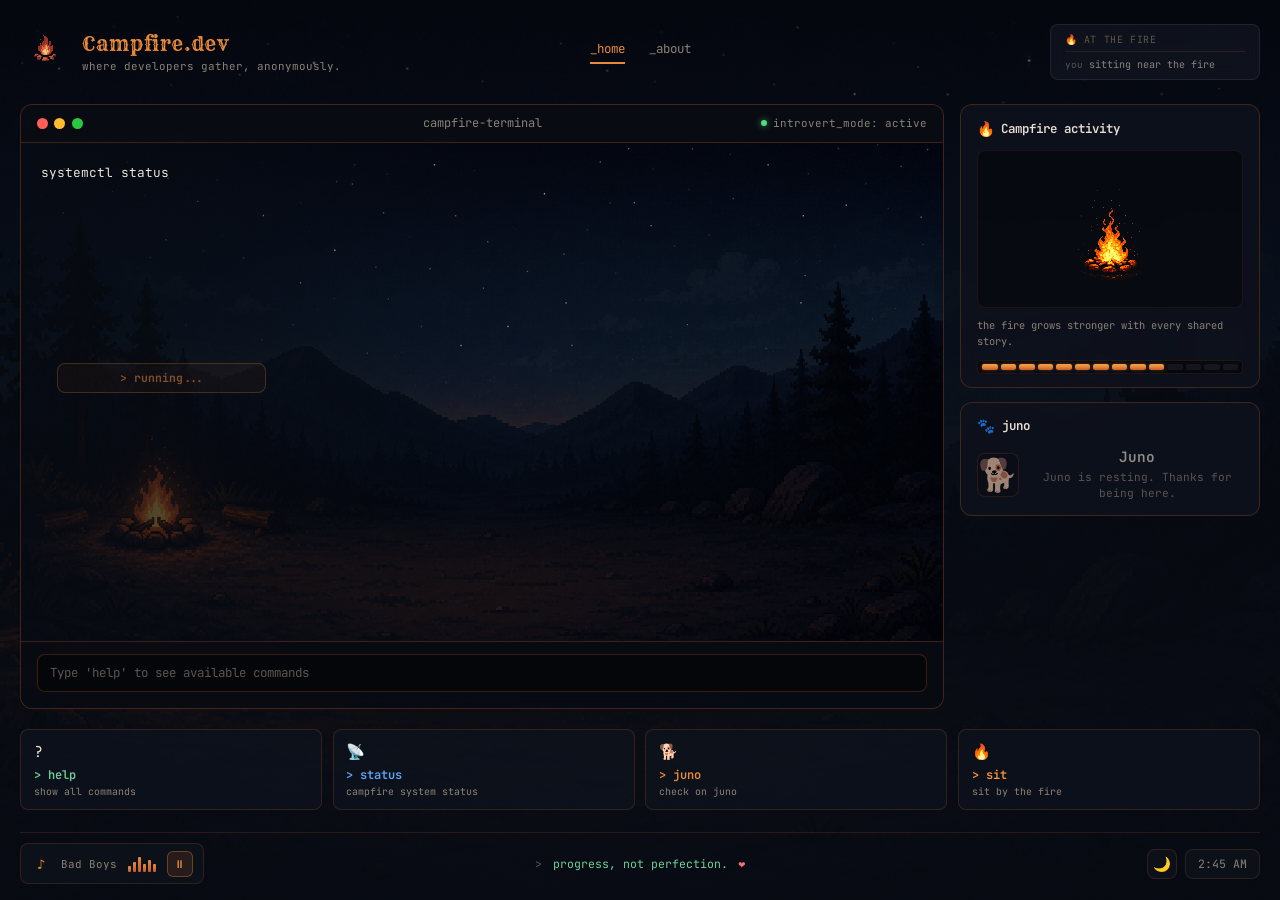
<file: index.html>
<!DOCTYPE html>
<html lang="en">

<head>
  <meta charset="UTF-8" />
  <meta name="viewport" content="width=device-width, initial-scale=1.0" />
  <title>Campfire.dev</title>
  <link rel="preconnect" href="https://fonts.googleapis.com" />
  <link rel="preconnect" href="https://fonts.gstatic.com" crossorigin />
  <link href="https://fonts.googleapis.com/css2?family=JetBrains+Mono:wght@400;500;600&family=Rye&display=swap"
    rel="stylesheet" />
  <link rel="stylesheet" href="css/styles.css?v=3" />
</head>

<body>
  <div class="app">
    <header class="header">
      <div class="brand">
        <img class="brand_logo" src="assets/images/firelogo.png" alt="" aria-hidden="true" />
        <div>
          <a class="brand_name" href="#">Campfire.dev</a>
          <p class="brand_tagline">where developers gather, anonymously.</p>
        </div>
      </div>

      <button class="nav-toggle" type="button" aria-expanded="false" aria-controls="site-nav"
        aria-label="Open navigation menu">
        <span class="nav-toggle_prompt">&gt; menu</span>
        <span class="nav-toggle_icon" aria-hidden="true">
          <span></span>
          <span></span>
          <span></span>
        </span>
      </button>

      <nav class="nav" id="site-nav" aria-label="Main">
        <div class="nav_panel">
          <p class="nav_panel-title">campfire-nav</p>
          <a class="nav_link nav_link--active" href="index.html">_home</a>
          <a class="nav_link" href="about.html">_about</a>
        </div>
      </nav>

      <div class="nav-backdrop" hidden aria-hidden="true"></div>

      <div class="header-logs" aria-label="Visitors">
        <div class="header-logs_label">🔥 at the fire</div>
        <ul class="header-logs_list">
          <li class="header-logs_entry" style="opacity:1;animation:none;">
            <span class="header-logs_time">you</span>sitting near the fire
          </li>
        </ul>
      </div>
    </header>

    <main class="main">
      <section class="terminal panel" aria-label="Campfire terminal">
        <div class="terminal_titlebar">
          <div class="window-controls" aria-hidden="true">
            <span class="window-controls_btn window-controls_btn--close"></span>
            <span class="window-controls_btn window-controls_btn--min"></span>
            <span class="window-controls_btn window-controls_btn--max"></span>
          </div>
          <span class="terminal_title">campfire-terminal</span>
          <div class="terminal_mode">
            <span class="status-dot status-dot--sm"></span>
            introvert_mode: active
          </div>
        </div>

        <div class="terminal_body">
          <div class="terminal_scene" aria-hidden="true">
            <!-- <div class="terminal_scene-visual">
              <img
                class="terminal_scene-img"
                src="assets/images/sitting_campfire.png"
                alt=""
              />
            </div> -->
          </div>
          <div class="terminal_output" id="terminal-output" aria-live="polite"></div>
          <button class="terminal_run" id="terminal-run" type="button">&gt; continue</button>
        </div>

        <div class="terminal_input-row">
          <input class="terminal_input" type="text" placeholder="Type 'help' to see available commands"
            aria-label="Terminal command input" />
        </div>
      </section>

      <aside class="sidebar">
        <div class="panel panel--activity">
          <div class="panel_header panel_header--activity">
            <span class="panel_icon" aria-hidden="true">🔥</span>
            <!-- <img
              class="activity-header_logo"
              src="assets/images/firelogo.png"
              alt=""
              width="18"
              height="18"
              aria-hidden="true"
            /> -->
            <h2 class="panel_title">Campfire activity</h2>
          </div>
          <div class="activity-visual">
            <img class="activity-fire_logo" src="assets/images/campfirelogo.png" alt="" aria-hidden="true" />
          </div>
          <p class="panel_caption">the fire grows stronger with every shared story.</p>
          <div class="activity-bar" role="progressbar" aria-valuenow="10" aria-valuemin="0" aria-valuemax="14"
            aria-label="Campfire activity">
            <span class="activity-bar_seg activity-bar_seg--on"></span>
            <span class="activity-bar_seg activity-bar_seg--on"></span>
            <span class="activity-bar_seg activity-bar_seg--on"></span>
            <span class="activity-bar_seg activity-bar_seg--on"></span>
            <span class="activity-bar_seg activity-bar_seg--on"></span>
            <span class="activity-bar_seg activity-bar_seg--on"></span>
            <span class="activity-bar_seg activity-bar_seg--on"></span>
            <span class="activity-bar_seg activity-bar_seg--on"></span>
            <span class="activity-bar_seg activity-bar_seg--on"></span>
            <span class="activity-bar_seg activity-bar_seg--on"></span>
            <span class="activity-bar_seg"></span>
            <span class="activity-bar_seg"></span>
            <span class="activity-bar_seg"></span>
            <span class="activity-bar_seg"></span>
          </div>
        </div>


        <div class="panel panel--juno">
          <div class="panel_header">
            <span class="panel_icon" aria-hidden="true">🐾</span>
            <h2 class="panel_title">juno</h2>
          </div>
          <button class="juno-button" id="juno-button" type="button" disabled>
            <div class="juno">
              <div class="juno_avatar" aria-hidden="true">🐕</div>
              <div>
                <p class="juno_name">Juno</p>
                <p class="juno_status" id="juno-status">Juno is resting. Thanks for being here.</p>
              </div>
            </div>
          </button>
        </div>
      </aside>
    </main>

    <!-- Juno Terminal Modal -->
    <div class="juno-modal" id="juno-modal" hidden>
      <div class="juno-modal_overlay"></div>
      <div class="juno-modal_content">
        <div class="juno-terminal">
          <div class="terminal_titlebar">
            <div class="window-controls" aria-hidden="true">
              <span class="window-controls_btn window-controls_btn--close"></span>
              <span class="window-controls_btn window-controls_btn--min"></span>
              <span class="window-controls_btn window-controls_btn--max"></span>
            </div>
            <span class="terminal_title">JunoOS v1.0</span>
            <div class="terminal_mode">
              <span class="status-dot status-dot--sm"></span>
              friendship_mode: active
            </div>
          </div>

          <div class="terminal_body">
            <div class="juno-terminal_output" id="juno-output" aria-live="polite"></div>
            <div class="juno-actions" id="juno-actions"></div>
          </div>
        </div>
        <button class="juno-modal_close" id="juno-modal-close" type="button" aria-label="Close Juno terminal">✕</button>
      </div>
    </div>

    <!-- Command Output Popup -->
    <div class="cmd-popup" id="cmd-popup" hidden>
      <div class="cmd-popup_overlay" id="cmd-popup-overlay"></div>
      <div class="cmd-popup_content">
        <div class="juno-terminal">
          <div class="terminal_titlebar">
            <div class="window-controls" aria-hidden="true">
              <span class="window-controls_btn window-controls_btn--close"></span>
              <span class="window-controls_btn window-controls_btn--min"></span>
              <span class="window-controls_btn window-controls_btn--max"></span>
            </div>
            <span class="terminal_title" id="cmd-popup-title">campfire-terminal</span>
            <div class="terminal_mode">
              <span class="status-dot status-dot--sm"></span>
              output: ready
            </div>
          </div>
          <div class="terminal_body" style="min-height:0;">
            <div class="juno-terminal_output" id="cmd-popup-output" aria-live="polite"></div>
          </div>
          <div class="juno-actions"
            style="padding:0.75rem 1.25rem;border-top:1px solid var(--panel-border);background:rgba(0,0,0,.2);">
            <button class="juno-action-btn" id="cmd-popup-close" type="button">[ Close ]</button>
          </div>
        </div>
      </div>
    </div>

    <section class="actions" aria-label="Quick actions">
      <button class="action-card action-card--green" id="cmd-help" type="button">
        <span class="action-card_icon" aria-hidden="true">?</span>
        <span class="action-card_cmd">&gt; help</span>
        <span class="action-card_desc">show all commands</span>
      </button>
      <button class="action-card action-card--blue" id="cmd-status" type="button">
        <span class="action-card_icon" aria-hidden="true">📡</span>
        <span class="action-card_cmd">&gt; status</span>
        <span class="action-card_desc">campfire system status</span>
      </button>
      <button class="action-card action-card--amber" id="cmd-juno" type="button">
        <span class="action-card_icon" aria-hidden="true">🐕</span>
        <span class="action-card_cmd">&gt; juno</span>
        <span class="action-card_desc">check on juno</span>
      </button>
      <button class="action-card action-card--orange" id="cmd-sit" type="button">
        <span class="action-card_icon" aria-hidden="true">🔥</span>
        <span class="action-card_cmd">&gt; sit</span>
        <span class="action-card_desc">sit by the fire</span>
      </button>
    </section>

    <footer class="footer">
      <div class="footer_player">
        <span class="footer_note" aria-hidden="true">♪</span>
        <span class="footer_player-label">Bad Boys</span>
        <span class="footer_visualizer" aria-hidden="true">
          <span></span><span></span><span></span><span></span><span></span><span></span>
        </span>
        <button class="footer_pause" type="button" aria-label="Pause music">
          <span aria-hidden="true">⏸</span>
        </button>
      </div>

      <p class="footer_quote">
        <span class="footer_quote-prompt">&gt;</span> progress, not perfection.
        <span class="footer_heart" aria-hidden="true">❤</span>
      </p>

      <div class="footer_clock">
        <span class="footer_moon" aria-hidden="true">🌙</span>
        <time class="footer_time" id="clock">11:47 PM</time>
      </div>
    </footer>
  </div>

  <script src="js/main.js"></script>
</body>

</html>
</file>
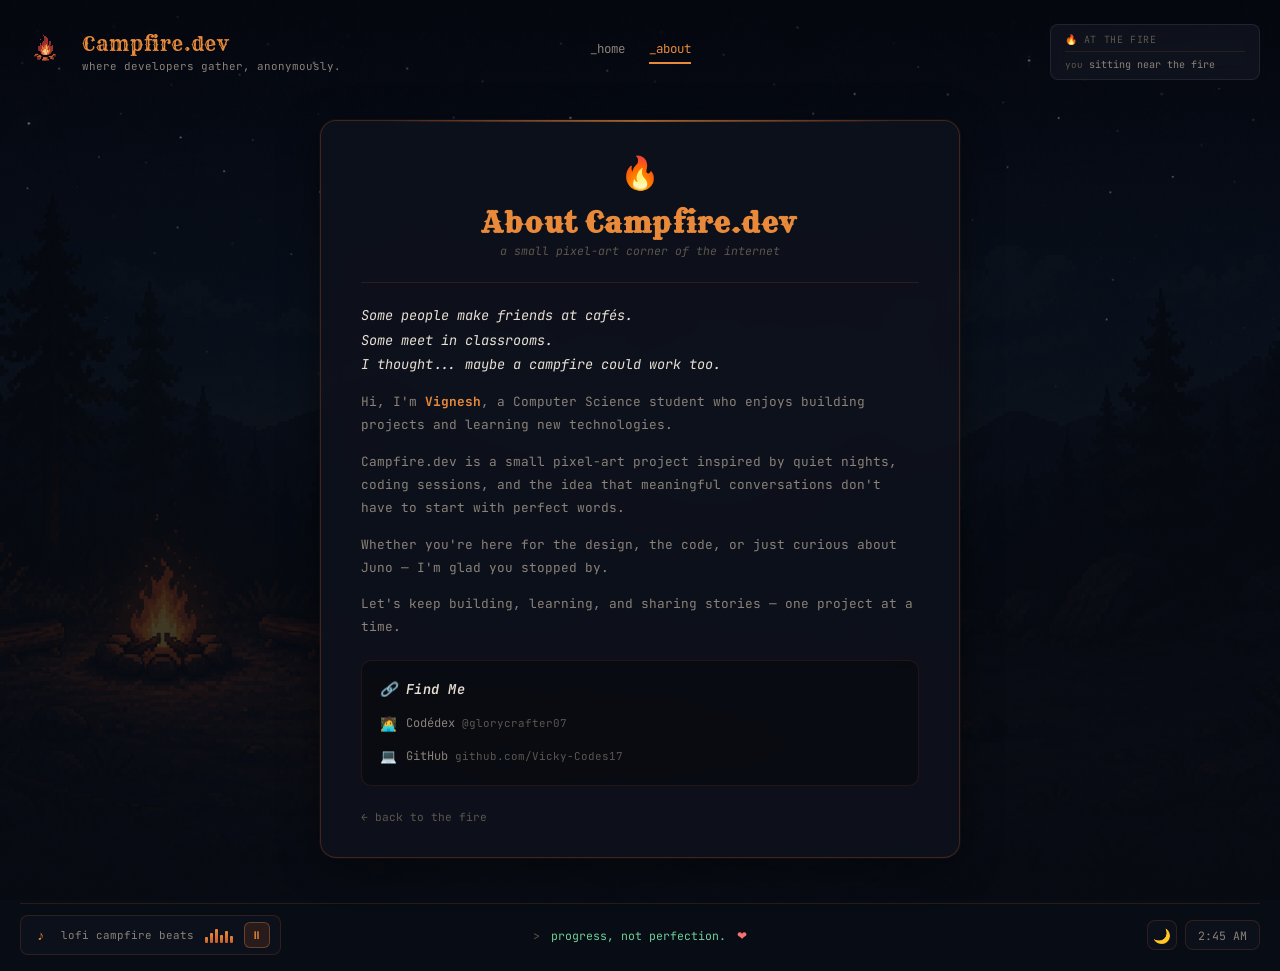
<file: about.html>
<!DOCTYPE html>
<html lang="en">

<head>
  <meta charset="UTF-8" />
  <meta name="viewport" content="width=device-width, initial-scale=1.0" />
  <title>About — Campfire.dev</title>
  <meta name="description" content="The story behind Campfire.dev, a cozy pixel-art project by Vignesh." />
  <link rel="preconnect" href="https://fonts.googleapis.com" />
  <link rel="preconnect" href="https://fonts.gstatic.com" crossorigin />
  <link href="https://fonts.googleapis.com/css2?family=JetBrains+Mono:wght@400;500;600&family=Rye&display=swap"
    rel="stylesheet" />
  <link rel="stylesheet" href="css/styles.css?v=3" />
  <style>
    /* ── About page overrides ── */
    .about-main {
      display: flex;
      align-items: center;
      justify-content: center;
      padding: 1rem 0 1.5rem;
    }

    .story-card {
      position: relative;
      width: 100%;
      max-width: 640px;
      background: rgba(14, 18, 28, 0.88);
      border: 1px solid rgba(196, 92, 42, 0.28);
      border-radius: 16px;
      backdrop-filter: blur(12px);
      padding: 2.25rem 2.5rem 2rem;
      box-shadow: 0 8px 40px rgba(0, 0, 0, 0.45), 0 0 0 1px rgba(232, 138, 58, 0.06);
      animation: card-rise 0.6s ease both;
    }

    @keyframes card-rise {
      from { opacity: 0; transform: translateY(18px); }
      to   { opacity: 1; transform: translateY(0); }
    }

    /* fire glow top edge */
    .story-card::before {
      content: "";
      position: absolute;
      top: -1px;
      left: 10%;
      right: 10%;
      height: 2px;
      background: linear-gradient(to right, transparent, var(--ember-glow), transparent);
      border-radius: 2px;
      opacity: 0.6;
    }

    .story-card_fire {
      font-size: 2rem;
      text-align: center;
      margin-bottom: 1rem;
      line-height: 1;
      animation: flicker 2.5s ease-in-out infinite alternate;
    }

    @keyframes flicker {
      0%   { filter: drop-shadow(0 0 6px rgba(232,138,58,0.7)); }
      100% { filter: drop-shadow(0 0 14px rgba(232,138,58,1)); }
    }

    .story-card_title {
      font-family: var(--font-display);
      font-size: clamp(1.3rem, 4vw, 1.75rem);
      color: var(--ember-glow);
      text-align: center;
      letter-spacing: 0.04em;
      margin-bottom: 0.2rem;
    }

    .story-card_sub {
      text-align: center;
      font-size: 0.72rem;
      color: var(--text-dim);
      margin-bottom: 1.5rem;
      font-style: italic;
    }

    .story-card_divider {
      border: none;
      border-top: 1px solid rgba(196, 92, 42, 0.18);
      margin: 1.25rem 0;
    }

    .story-card_body {
      font-size: 0.8rem;
      color: var(--text-muted);
      line-height: 1.8;
      display: flex;
      flex-direction: column;
      gap: 0.85rem;
    }

    .story-card_body p:first-child {
      font-size: 0.85rem;
      color: var(--text);
      font-style: italic;
    }

    .story-card_links {
      margin-top: 0.5rem;
      padding: 1rem 1.1rem;
      background: rgba(0, 0, 0, 0.3);
      border: 1px solid rgba(196, 92, 42, 0.15);
      border-radius: 10px;
      display: flex;
      flex-direction: column;
      gap: 0.5rem;
    }

    .story-card_links-title {
      font-size: 0.7rem;
      font-weight: 600;
      color: var(--ember-glow);
      margin-bottom: 0.15rem;
      letter-spacing: 0.04em;
    }

    .story-card_link {
      display: flex;
      align-items: center;
      gap: 0.6rem;
      font-size: 0.75rem;
      color: var(--text-muted);
      text-decoration: none;
      transition: color 0.2s;
    }

    .story-card_link:hover { color: var(--ember-glow); }

    .story-card_link-icon { font-size: 0.85rem; flex-shrink: 0; }

    .story-card_link-label { color: var(--text-dim); font-size: 0.68rem; }

    .story-card_back {
      display: inline-flex;
      align-items: center;
      gap: 0.4rem;
      margin-top: 1.5rem;
      font-size: 0.7rem;
      color: var(--text-dim);
      text-decoration: none;
      transition: color 0.2s;
    }

    .story-card_back:hover { color: var(--ember-glow); }
  </style>
</head>

<body>
  <div class="app">
    <header class="header">
      <div class="brand">
        <img class="brand_logo" src="assets/images/firelogo.png" alt="" aria-hidden="true" />
        <div>
          <a class="brand_name" href="index.html">Campfire.dev</a>
          <p class="brand_tagline">where developers gather, anonymously.</p>
        </div>
      </div>

      <nav class="nav" id="site-nav" aria-label="Main">
        <div class="nav_panel">
          <p class="nav_panel-title">campfire-nav</p>
          <a class="nav_link" href="index.html">_home</a>
          <a class="nav_link nav_link--active" href="about.html">_about</a>
        </div>
      </nav>

      <div class="nav-backdrop" hidden aria-hidden="true"></div>

      <div class="header-logs" aria-label="Visitors">
        <div class="header-logs_label">🔥 at the fire</div>
        <ul class="header-logs_list">
          <li class="header-logs_entry" style="opacity:1;animation:none;">
            <span class="header-logs_time">you</span>sitting near the fire
          </li>
        </ul>
      </div>
    </header>

    <main class="main about-main" aria-label="About Campfire.dev">
      <article class="story-card">
        <div class="story-card_fire" aria-hidden="true">🔥</div>

        <h1 class="story-card_title">About Campfire.dev</h1>
        <p class="story-card_sub">a small pixel-art corner of the internet</p>

        <hr class="story-card_divider" />

        <div class="story-card_body">
          <p>Some people make friends at cafés.<br>
            Some meet in classrooms.<br>
            I thought... maybe a campfire could work too.</p>

          <p>Hi, I'm <strong style="color:var(--ember-glow)">Vignesh</strong>, a Computer Science student who enjoys
            building projects and learning new technologies.</p>

          <p>Campfire.dev is a small pixel-art project inspired by quiet nights, coding sessions, and the idea that
            meaningful conversations don't have to start with perfect words.</p>

          <p>Whether you're here for the design, the code, or just curious about Juno — I'm glad you stopped by.</p>

          <p>Let's keep building, learning, and sharing stories — one project at a time.</p>

          <div class="story-card_links">
            <p class="story-card_links-title">🔗 Find Me</p>
            <a class="story-card_link" href="https://www.codedex.io/@glorycrafter07" target="_blank"
              rel="noopener noreferrer">
              <span class="story-card_link-icon">🧑‍💻</span>
              <span>
                Codédex
                <span class="story-card_link-label">@glorycrafter07</span>
              </span>
            </a>
            <a class="story-card_link" href="https://github.com/Vicky-Codes17" target="_blank"
              rel="noopener noreferrer">
              <span class="story-card_link-icon">💻</span>
              <span>
                GitHub
                <span class="story-card_link-label">github.com/Vicky-Codes17</span>
              </span>
            </a>
          </div>
        </div>

        <a class="story-card_back" href="index.html">← back to the fire</a>
      </article>
    </main>

    <footer class="footer">
      <div class="footer_player">
        <span class="footer_note" aria-hidden="true">♪</span>
        <span class="footer_player-label">lofi campfire beats</span>
        <span class="footer_visualizer" aria-hidden="true">
          <span></span><span></span><span></span><span></span><span></span><span></span>
        </span>
        <button class="footer_pause" type="button" aria-label="Pause music">
          <span aria-hidden="true">⏸</span>
        </button>
      </div>
      <p class="footer_quote">
        <span class="footer_quote-prompt">&gt;</span> progress, not perfection.
        <span class="footer_heart" aria-hidden="true">❤</span>
      </p>
      <div class="footer_clock">
        <span class="footer_moon" aria-hidden="true">🌙</span>
        <time class="footer_time" id="clock">11:47 PM</time>
      </div>
    </footer>
  </div>

  <script>
    function updateClock() {
      const el = document.getElementById("clock");
      if (!el) return;
      const now = new Date();
      el.textContent = now.toLocaleTimeString("en-US", { hour: "numeric", minute: "2-digit", hour12: true });
    }
    updateClock();
    setInterval(updateClock, 30000);
  </script>
</body>

</html>
</file>
<file: css/styles.css>
:root {
  --bg: #080c14;
  --panel: rgba(14, 18, 28, 0.88);
  --panel-border: rgba(196, 92, 42, 0.28);
  --panel-border-hover: rgba(232, 138, 58, 0.45);
  --text: #e8e0d4;
  --text-muted: #8a8278;
  --text-dim: #5c564e;
  --ember: #c45c2a;
  --ember-glow: #e88a3a;
  --terminal-green: #6fcf97;
  --terminal-warm: #e8a85c;
  --radius: 12px;
  --radius-sm: 8px;
  --font-mono: "JetBrains Mono", ui-monospace, monospace;
  --font-sans: system-ui, -apple-system, "Segoe UI", sans-serif;
  --font-display: "Rye", serif;
  --header-h: 72px;
  --footer-h: 52px;
  --scene-w: clamp(240px, 46%, 480px);
  --scene-h: clamp(220px, 88%, 400px);
  --activity-logo-w: clamp(180px, 100%, 233px);
  --activity-logo-h: clamp(108px, 24vw, 140px);
  --brand-logo: clamp(36px, 5vw, 52px);
}

*,
*::before,
*::after {
  box-sizing: border-box;
  margin: 0;
  padding: 0;
}

html,
body {
  min-height: 100%;
}

body {
  font-family: var(--font-mono);
  font-size: 0.8rem;
  color: var(--text);
  background: var(--bg) url("../assets/images/Campfire_BG.png") center / cover no-repeat fixed;
}

button {
  font: inherit;
  color: inherit;
  cursor: pointer;
  border: none;
  background: none;
}

a {
  color: inherit;
  text-decoration: none;
}

.app {
  min-height: 100vh;
  display: flex;
  flex-direction: column;
  padding: 1rem 1.25rem 0.75rem;
  gap: 1rem;
  background: linear-gradient(to bottom,
      rgba(8, 12, 20, 0.55) 0%,
      rgba(8, 12, 20, 0.72) 40%,
      rgba(8, 12, 20, 0.85) 100%);
}

/* ── Header ── */
.header {
  display: grid;
  grid-template-columns: 1fr auto 1fr;
  align-items: center;
  gap: 1rem;
  min-height: var(--header-h);
}

.brand {
  display: flex;
  align-items: center;
  gap: 0.65rem;
}

.brand_logo {
  width: var(--brand-logo);
  height: var(--brand-logo);
  object-fit: contain;
  flex-shrink: 0;
  image-rendering: pixelated;
  image-rendering: crisp-edges;
}

.brand_name {
  display: block;
  font-family: var(--font-display);
  font-size: 1.25rem;
  letter-spacing: 0.02em;
  color: var(--ember-glow);
}

.brand_tagline {
  font-size: 0.68rem;
  color: var(--text-muted);
  margin-top: 0.15rem;
}

.nav {
  display: flex;
  align-items: center;
  justify-content: center;
  gap: 1.5rem;
}

.nav_panel {
  display: contents;
}

.nav_panel-title {
  display: none;
}

.nav-toggle {
  display: none;
  align-items: center;
  gap: 0.5rem;
  padding: 0.45rem 0.7rem;
  font-family: var(--font-mono);
  font-size: 0.72rem;
  color: var(--ember-glow);
  background: rgba(14, 18, 28, 0.92);
  border: 1px solid var(--panel-border);
  border-radius: var(--radius-sm);
  transition: border-color 0.2s, background 0.2s;
}

.nav-toggle:hover {
  border-color: var(--panel-border-hover);
  background: rgba(20, 24, 34, 0.95);
}

.nav-toggle_prompt {
  letter-spacing: 0.02em;
}

.nav-toggle_icon {
  display: flex;
  flex-direction: column;
  justify-content: center;
  gap: 4px;
  width: 16px;
}

.nav-toggle_icon span {
  display: block;
  height: 2px;
  background: var(--ember-glow);
  border-radius: 1px;
  transition: transform 0.2s, opacity 0.2s;
}

.nav-toggle[aria-expanded="true"] .nav-toggle_icon span:nth-child(1) {
  transform: translateY(6px) rotate(45deg);
}

.nav-toggle[aria-expanded="true"] .nav-toggle_icon span:nth-child(2) {
  opacity: 0;
}

.nav-toggle[aria-expanded="true"] .nav-toggle_icon span:nth-child(3) {
  transform: translateY(-6px) rotate(-45deg);
}

.nav-backdrop {
  display: none;
  position: fixed;
  inset: 0;
  z-index: 150;
  background: rgba(4, 6, 10, 0.72);
  backdrop-filter: blur(3px);
}

.nav-backdrop.is-visible {
  display: block;
}

.nav_link {
  font-size: 0.78rem;
  color: var(--text-muted);
  padding-bottom: 0.35rem;
  border-bottom: 2px solid transparent;
  transition: color 0.2s, border-color 0.2s;
}

.nav_link:hover {
  color: var(--text);
}

.nav_link--active {
  color: var(--ember-glow);
  border-bottom-color: var(--ember-glow);
}

.header-status {
  position: relative;
  justify-self: end;
  display: flex;
  align-items: center;
  gap: 0.65rem;
  padding: 0.55rem 1rem 0.55rem 0.75rem;
  min-width: 200px;
  background: rgba(18, 22, 32, 0.75);
  border: 1px solid rgba(255, 255, 255, 0.08);
  border-radius: var(--radius-sm);
  backdrop-filter: blur(10px);
}

.header-status_icon {
  display: flex;
  align-items: center;
  justify-content: center;
  flex-shrink: 0;
}

.header-status_text {
  display: flex;
  flex-direction: column;
  gap: 0.1rem;
  line-height: 1.2;
}

.header-status_count {
  font-family: var(--font-sans);
  font-size: 0.82rem;
  font-weight: 600;
  color: #f0ebe3;
  letter-spacing: 0.01em;
}

.header-status_label {
  font-family: var(--font-sans);
  font-size: 0.68rem;
  color: var(--text-muted);
}

.header-status_dot {
  position: absolute;
  top: 0.45rem;
  right: 0.5rem;
  width: 7px;
  height: 7px;
  border-radius: 50%;
  background: #4ade80;
  box-shadow: 0 0 6px rgba(74, 222, 128, 0.7);
}

/* ── Header activity log ── */
.header-logs {
  justify-self: end;
  display: flex;
  flex-direction: column;
  gap: 0.3rem;
  padding: 0.5rem 0.85rem;
  min-width: 210px;
  max-width: 260px;
  background: rgba(18, 22, 32, 0.75);
  border: 1px solid rgba(255, 255, 255, 0.08);
  border-radius: var(--radius-sm);
  backdrop-filter: blur(10px);
}

.header-logs_label {
  font-size: 0.62rem;
  color: var(--text-dim);
  letter-spacing: 0.06em;
  text-transform: uppercase;
  border-bottom: 1px solid rgba(196, 92, 42, 0.15);
  padding-bottom: 0.3rem;
  margin-bottom: 0.1rem;
}

.header-logs_list {
  list-style: none;
  display: flex;
  flex-direction: column;
  gap: 0.18rem;
}

.header-logs_entry {
  display: flex;
  align-items: baseline;
  gap: 0.4rem;
  font-size: 0.63rem;
  color: var(--text-muted);
  line-height: 1.3;
  opacity: 0;
  animation: log-fadein 0.4s ease forwards;
}

.header-logs_entry--new {
  color: var(--terminal-green);
}

.header-logs_time {
  flex-shrink: 0;
  color: var(--text-dim);
  font-size: 0.58rem;
}

@keyframes log-fadein {
  from { opacity: 0; transform: translateY(3px); }
  to   { opacity: 1; transform: translateY(0); }
}



.status-dot {
  width: 7px;
  height: 7px;
  border-radius: 50%;
  background: #4ade80;
  box-shadow: 0 0 6px rgba(74, 222, 128, 0.7);
  flex-shrink: 0;
}

.status-dot--sm {
  width: 6px;
  height: 6px;
}

/* ── Main layout ── */
.main {
  flex: 1;
  display: grid;
  grid-template-columns: minmax(0, 1fr) 300px;
  gap: 1rem;
  min-height: 0;
}

.panel {
  background: var(--panel);
  border: 1px solid var(--panel-border);
  border-radius: var(--radius);
  backdrop-filter: blur(8px);
}

/* ── Terminal ── */
.terminal {
  display: flex;
  flex-direction: column;
  min-height: 380px;
  overflow: hidden;
}

.terminal_titlebar {
  display: grid;
  grid-template-columns: 1fr auto 1fr;
  align-items: center;
  padding: 0.65rem 1rem;
  border-bottom: 1px solid var(--panel-border);
  background: rgba(0, 0, 0, 0.25);
}

.window-controls {
  display: flex;
  gap: 0.4rem;
}

.window-controls_btn {
  width: 11px;
  height: 11px;
  border-radius: 50%;
}

.window-controls_btn--close {
  background: #ff5f57;
}

.window-controls_btn--min {
  background: #febc2e;
}

.window-controls_btn--max {
  background: #28c840;
}

.terminal_title {
  font-size: 0.75rem;
  color: var(--text-muted);
  text-align: center;
}

.terminal_mode {
  justify-self: end;
  display: flex;
  align-items: center;
  gap: 0.4rem;
  font-size: 0.68rem;
  color: var(--text-muted);
}

.terminal_body {
  position: relative;
  flex: 1;
  min-height: 300px;
  overflow: hidden;
}

.terminal_scene {
  position: absolute;
  inset: 0;
  background:
    linear-gradient(to right, rgba(8, 12, 20, 0.82) 0%, rgba(8, 12, 20, 0.45) 45%, rgba(8, 12, 20, 0.15) 100%),
    url("../assets/images/Campfire_BG.png") center right / cover no-repeat;
}

.terminal_scene-visual {
  position: absolute;
  right: 0;
  bottom: 0;
  width: var(--scene-w);
  height: var(--scene-h);
  max-width: 52%;
  max-height: 92%;
  pointer-events: none;
}

.terminal_scene-visual::before {
  content: "";
  position: absolute;
  inset: -10% -6% -4% -28%;
  background: radial-gradient(
    ellipse 72% 82% at 74% 88%,
    rgba(8, 12, 20, 0.5) 0%,
    rgba(8, 12, 20, 0.28) 40%,
    rgba(8, 12, 20, 0.1) 62%,
    transparent 82%
  );
  filter: blur(16px);
  z-index: 0;
}

.terminal_scene-visual::after {
  content: "";
  position: absolute;
  inset: -4% -2% 0 -18%;
  background: radial-gradient(
    ellipse 85% 90% at 78% 90%,
    transparent 42%,
    rgba(6, 10, 18, 0.2) 58%,
    rgba(6, 10, 18, 0.55) 75%,
    rgba(6, 10, 18, 0.82) 92%
  );
  filter: blur(8px);
  z-index: 2;
  pointer-events: none;
}

.terminal_scene-img {
  position: relative;
  z-index: 1;
  height: 100%;
  width: auto;
  max-width: 100%;
  object-fit: contain;
  object-position: right bottom;
  pointer-events: none;
  mask-image: radial-gradient(
    ellipse 90% 94% at 80% 90%,
    black 50%,
    rgba(0, 0, 0, 0.88) 65%,
    rgba(0, 0, 0, 0.5) 80%,
    transparent 100%
  );
  -webkit-mask-image: radial-gradient(
    ellipse 90% 94% at 80% 90%,
    black 50%,
    rgba(0, 0, 0, 0.88) 65%,
    rgba(0, 0, 0, 0.5) 80%,
    transparent 100%
  );
}

.terminal_output {
  position: relative;
  z-index: 1;
  max-width: 58%;
  padding: 1.25rem 1.25rem 0.5rem;
  display: flex;
  flex-direction: column;
  gap: 0.3rem;
  line-height: 1.55;
  min-height: 220px;
  overflow-y: auto;
}

.terminal_run {
  position: relative;
  z-index: 1;
  align-self: flex-start;
  margin: 0 0 0.75rem 2.25rem;
  padding: 0.4rem 3.85rem;
  font-family: var(--font-mono);
  font-size: 0.72rem;
  font-weight: 600;
  color: var(--terminal-green);
  background: rgba(111, 207, 151, 0.08);
  border: 1px solid rgba(111, 207, 151, 0.35);
  border-radius: var(--radius-sm);
  transition: background 0.2s, border-color 0.2s, opacity 0.2s;
  display: inline-block;
}

#terminal-run-alt {
  margin-left: 0.75rem;
}

#terminal-run-alt:hover:not(:disabled) {
  background: rgba(111, 207, 151, 0.16);
  border-color: rgba(111, 207, 151, 0.55);
}

#terminal-run-alt:disabled {
  opacity: 0.55;
  cursor: not-allowed;
}

.terminal_run:hover:not(:disabled) {
  background: rgba(111, 207, 151, 0.16);
  border-color: rgba(111, 207, 151, 0.55);
}

.terminal_run:disabled {
  opacity: 0.55;
  cursor: not-allowed;
}

.terminal_run.is-running {
  color: var(--ember-glow);
  border-color: rgba(232, 138, 58, 0.45);
  background: rgba(196, 92, 42, 0.1);
}

.terminal_output p {
  white-space: pre-wrap;
  word-break: break-word;
}

.t-dim {
  color: var(--text-dim);
}

.t-success {
  color: var(--terminal-green);
}

.t-error {
  color: #ff6b6b;
}

.t-comment {
  color: var(--text-muted);
}

.t-indent {
  padding-left: 0.5rem;
}

.t-arrow {
  color: var(--terminal-warm);
}

.cursor {
  color: var(--terminal-green);
  animation: blink 1s step-end infinite;
}

@keyframes blink {
  50% {
    opacity: 0;
  }
}

.terminal_input-row {
  padding: 0.75rem 1rem 1rem;
  border-top: 1px solid var(--panel-border);
  background: rgba(0, 0, 0, 0.35);
}

.terminal_input {
  width: 100%;
  padding: 0.6rem 0.75rem;
  font-family: var(--font-mono);
  font-size: 0.78rem;
  color: var(--text);
  background: rgba(0, 0, 0, 0.4);
  border: 1px solid var(--panel-border);
  border-radius: var(--radius-sm);
  outline: none;
}

.terminal_input::placeholder {
  color: var(--text-dim);
}

.terminal_input:focus {
  border-color: var(--panel-border-hover);
}

/* ── Sidebar ── */
.sidebar {
  display: flex;
  flex-direction: column;
  gap: 0.85rem;
}

.panel_header {
  display: flex;
  align-items: center;
  gap: 0.45rem;
  margin-bottom: 0.75rem;
}

.panel_icon {
  font-size: 0.9rem;
}

.panel_title {
  font-size: 0.78rem;
  font-weight: 600;
  color: var(--text);
}

.panel--activity,
.panel--confessions,
.panel--juno {
  padding: 0.85rem 1rem;
}

.panel_header--activity {
  gap: 0.35rem;
}

.activity-header_logo {
  width: 18px;
  height: 18px;
  object-fit: contain;
  image-rendering: pixelated;
  image-rendering: crisp-edges;
  flex-shrink: 0;
}

.activity-visual {
  display: flex;
  align-items: center;
  justify-content: center;
  margin: 0.5rem 0 0.65rem;
  padding: 0.5rem 0.35rem;
  min-height: clamp(120px, 28vw, 156px);
  background: rgba(0, 0, 0, 0.35);
  border: 1px solid rgba(196, 92, 42, 0.12);
  border-radius: var(--radius-sm);
  overflow: hidden;
}

.activity-fire_logo {
  display: block;
  width: var(--activity-logo-w);
  height: auto;
  max-height: var(--activity-logo-h);
  flex-shrink: 0;
  object-fit: contain;
  image-rendering: pixelated;
  image-rendering: crisp-edges;
}

.panel_caption {
  font-size: 0.65rem;
  color: var(--text-muted);
  line-height: 1.5;
  margin-bottom: 0.65rem;
}

.activity-bar {
  display: flex;
  align-items: stretch;
  gap: 3px;
  height: 14px;
  padding: 3px 4px;
  background: rgba(0, 0, 0, 0.45);
  border: 1px solid rgba(196, 92, 42, 0.15);
  border-radius: 4px;
}

.activity-bar_seg {
  flex: 1;
  min-width: 0;
  border-radius: 2px;
  background: rgba(255, 255, 255, 0.06);
}

.activity-bar_seg--on {
  background: linear-gradient(to bottom,
      #f0a050 0%,
      var(--ember-glow) 45%,
      var(--ember) 100%);
  box-shadow: 0 0 4px rgba(232, 138, 58, 0.35);
}

.confession-list {
  list-style: none;
  display: flex;
  flex-direction: column;
  gap: 0.75rem;
}

.confession_meta {
  display: flex;
  align-items: center;
  gap: 0.4rem;
  margin-bottom: 0.2rem;
}

.confession_user {
  font-size: 0.72rem;
  color: var(--ember-glow);
}

.confession_time {
  font-size: 0.62rem;
  color: var(--text-dim);
}

.confession_dot {
  width: 6px;
  height: 6px;
  border-radius: 50%;
  margin-left: auto;
}

.confession_dot--green {
  background: #4ade80;
}

.confession_dot--orange {
  background: var(--ember-glow);
}

.confession_dot--blue {
  background: #60a5fa;
}

.confession_text {
  font-size: 0.68rem;
  color: var(--text-muted);
  line-height: 1.45;
}

.panel_link {
  display: inline-block;
  margin-top: 0.65rem;
  font-size: 0.68rem;
  color: var(--ember-glow);
}

.panel_link:hover {
  text-decoration: underline;
}

.juno {
  display: flex;
  align-items: center;
  gap: 0.75rem;
}

.juno_avatar {
  width: 44px;
  height: 44px;
  display: flex;
  align-items: center;
  justify-content: center;
  font-size: 1.5rem;
  background: rgba(0, 0, 0, 0.25);
  border: 1px solid var(--panel-border);
  border-radius: var(--radius-sm);
}

.juno_name {
  font-size: 0.75rem;
  font-weight: 600;
  margin-bottom: 0.15rem;
}

.juno_status {
  font-size: 0.65rem;
  color: var(--text-muted);
  line-height: 1.4;
}

/* ── Action row ── */
.actions {
  display: grid;
  grid-template-columns: repeat(4, 1fr);
  gap: 0.65rem;
  margin-top: 0.25rem;
}

.action-card {
  display: flex;
  flex-direction: column;
  align-items: flex-start;
  gap: 0.15rem;
  padding: 0.7rem 0.8rem;
  background: rgba(14, 18, 28, 0.92);
  border: 1px solid rgba(196, 92, 42, 0.22);
  border-radius: var(--radius-sm);
  text-align: left;
  transition: border-color 0.2s, transform 0.15s;
}

.action-card:hover {
  border-color: var(--panel-border-hover);
  transform: translateY(-2px);
}

.action-card_icon {
  font-size: 0.95rem;
  margin-bottom: 0.15rem;
}

.action-card_cmd {
  font-size: 0.75rem;
  font-weight: 600;
}

.action-card_desc {
  font-size: 0.62rem;
  color: var(--text-muted);
}

.action-card--green .action-card_cmd {
  color: #6fcf97;
}

.action-card--red .action-card_cmd {
  color: #f87171;
}

.action-card--orange .action-card_cmd {
  color: #fb923c;
}

.action-card--amber .action-card_cmd {
  color: var(--ember-glow);
}

.action-card--purple .action-card_cmd {
  color: #c084fc;
}

.action-card--blue .action-card_cmd {
  color: #60a5fa;
}

/* ── Footer ── */
.footer {
  display: grid;
  grid-template-columns: 1fr auto 1fr;
  align-items: center;
  gap: 1.25rem;
  margin-top: 0.35rem;
  padding: 0.65rem 0 0.25rem;
  border-top: 1px solid rgba(196, 92, 42, 0.18);
}

.footer_player {
  justify-self: start;
  display: inline-flex;
  align-items: center;
  gap: 0.55rem;
  padding: 0.4rem 0.65rem 0.4rem 0.55rem;
  background: rgba(14, 18, 28, 0.85);
  border: 1px solid rgba(196, 92, 42, 0.2);
  border-radius: var(--radius-sm);
}

.footer_note {
  display: flex;
  align-items: center;
  justify-content: center;
  width: 22px;
  height: 22px;
  font-size: 0.85rem;
  color: var(--ember-glow);
}

.footer_player-label {
  font-size: 0.68rem;
  color: var(--text-muted);
  white-space: nowrap;
}

.footer_visualizer {
  display: flex;
  align-items: flex-end;
  gap: 2px;
  height: 16px;
  padding: 0 0.15rem;
}

.footer_visualizer span {
  width: 3px;
  background: linear-gradient(to top, var(--ember), var(--ember-glow));
  border-radius: 1px;
  animation: viz 0.75s ease-in-out infinite alternate;
}

.footer_visualizer span:nth-child(1) {
  height: 35%;
  animation-delay: 0s;
}

.footer_visualizer span:nth-child(2) {
  height: 60%;
  animation-delay: 0.08s;
}

.footer_visualizer span:nth-child(3) {
  height: 90%;
  animation-delay: 0.16s;
}

.footer_visualizer span:nth-child(4) {
  height: 50%;
  animation-delay: 0.24s;
}

.footer_visualizer span:nth-child(5) {
  height: 75%;
  animation-delay: 0.32s;
}

.footer_visualizer span:nth-child(6) {
  height: 45%;
  animation-delay: 0.4s;
}

@keyframes viz {
  from {
    transform: scaleY(0.45);
    opacity: 0.7;
  }

  to {
    transform: scaleY(1);
    opacity: 1;
  }
}

.footer_pause {
  display: flex;
  align-items: center;
  justify-content: center;
  width: 26px;
  height: 26px;
  font-size: 0.7rem;
  color: var(--ember-glow);
  background: rgba(196, 92, 42, 0.15);
  border: 1px solid rgba(232, 138, 58, 0.35);
  border-radius: 6px;
  transition: background 0.2s;
}

.footer_pause:hover {
  background: rgba(196, 92, 42, 0.28);
}

.footer_quote {
  font-size: 0.72rem;
  color: var(--terminal-green);
  text-align: center;
  white-space: nowrap;
}

.footer_quote-prompt {
  color: var(--text-dim);
  margin-right: 0.25rem;
}

.footer_heart {
  color: #f87171;
  margin-left: 0.2rem;
}

.footer_clock {
  justify-self: end;
  display: inline-flex;
  align-items: center;
  gap: 0.5rem;
}

.footer_moon {
  display: flex;
  align-items: center;
  justify-content: center;
  width: 30px;
  height: 30px;
  font-size: 0.9rem;
  background: rgba(14, 18, 28, 0.85);
  border: 1px solid rgba(196, 92, 42, 0.2);
  border-radius: var(--radius-sm);
}

.footer_time {
  display: inline-flex;
  align-items: center;
  padding: 0.4rem 0.75rem;
  font-size: 0.72rem;
  color: var(--text-muted);
  background: rgba(14, 18, 28, 0.85);
  border: 1px solid rgba(196, 92, 42, 0.2);
  border-radius: var(--radius-sm);
}

/* ── Responsive ── */
@media (min-width: 1400px) {
  :root {
    --scene-w: clamp(320px, 44%, 540px);
    --scene-h: clamp(280px, 90%, 440px);
  }

  .main {
    grid-template-columns: minmax(0, 1fr) 320px;
  }
}

@media (max-width: 1100px) {
  .header {
    grid-template-columns: 1fr auto;
    grid-template-areas:
      "brand status"
      "toggle toggle";
    gap: 0.75rem 1rem;
  }

  .brand {
    grid-area: brand;
    justify-content: flex-start;
    text-align: left;
  }

  .header-status {
    grid-area: status;
    justify-self: end;
    min-width: 0;
  }

  .nav-toggle {
    display: inline-flex;
    grid-area: toggle;
    justify-self: end;
  }

  .nav {
    position: fixed;
    top: 0;
    right: 0;
    z-index: 200;
    width: min(300px, 88vw);
    height: 100vh;
    align-items: stretch;
    justify-content: flex-start;
    padding: 0;
    transform: translateX(105%);
    transition: transform 0.28s ease;
  }

  .nav.is-open {
    transform: translateX(0);
  }

  .nav_panel {
    display: flex;
    flex-direction: column;
    gap: 0.15rem;
    width: 100%;
    height: 100%;
    padding: 1.25rem 1.25rem 2rem;
    background: rgba(10, 14, 22, 0.98);
    border-left: 1px solid var(--panel-border);
    box-shadow: -8px 0 32px rgba(0, 0, 0, 0.45);
  }

  .nav_panel-title {
    display: block;
    font-size: 0.68rem;
    color: var(--text-dim);
    text-align: center;
    padding-bottom: 0.85rem;
    margin-bottom: 0.75rem;
    border-bottom: 1px solid var(--panel-border);
  }

  .nav_link {
    padding: 0.75rem 0.85rem;
    border-bottom: none;
    border-left: 2px solid transparent;
    border-radius: var(--radius-sm);
    transition: background 0.2s, border-color 0.2s, color 0.2s;
  }

  .nav_link:hover {
    background: rgba(196, 92, 42, 0.08);
  }

  .nav_link--active {
    border-left-color: var(--ember-glow);
    border-bottom-color: transparent;
    background: rgba(196, 92, 42, 0.12);
  }

  .main {
    grid-template-columns: 1fr;
  }

  .actions {
    grid-template-columns: repeat(3, 1fr);
  }

  .terminal_output {
    max-width: 62%;
  }
}

@media (max-width: 768px) {
  :root {
    --scene-w: clamp(160px, 58vw, 280px);
    --scene-h: clamp(140px, 38vh, 260px);
    --activity-logo-w: min(100%, 220px);
    --brand-logo: 40px;
  }

  .header {
    grid-template-columns: 1fr auto auto;
    grid-template-areas: "brand toggle status";
    align-items: center;
  }

  .brand_tagline {
    font-size: 0.62rem;
  }

  .header-status {
    padding: 0.4rem 0.65rem;
    gap: 0.45rem;
  }

  .header-status_count {
    font-size: 0.72rem;
  }

  .header-status_label {
    font-size: 0.6rem;
  }

  .terminal {
    min-height: 340px;
  }

  .terminal_titlebar {
    grid-template-columns: auto 1fr;
    gap: 0.5rem;
  }

  .terminal_mode {
    display: none;
  }

  .terminal_output {
    max-width: 100%;
    padding: 1rem 0.85rem 0.75rem;
    font-size: 0.74rem;
  }

  .terminal_scene-visual {
    max-width: 72%;
    opacity: 0.92;
  }

  .activity-fire_logo {
    max-width: 100%;
  }

  .footer_quote {
    white-space: normal;
  }
}

@media (max-width: 640px) {
  .app {
    padding: 0.65rem;
    gap: 0.75rem;
  }

  .header-status_icon {
    display: none;
  }

  .header-status {
    min-width: 0;
  }

  .terminal_scene-visual {
    max-width: 78%;
    max-height: 50%;
  }

  .terminal_scene-visual::before,
  .terminal_scene-visual::after {
    filter: blur(10px);
  }

  .actions {
    grid-template-columns: repeat(2, 1fr);
  }

  .footer {
    grid-template-columns: 1fr;
    text-align: center;
    gap: 0.5rem;
  }

  .footer_player,
  .footer_clock {
    justify-content: center;
    justify-self: center;
  }

  .footer_player-label {
    font-size: 0.62rem;
  }
}

@media (max-width: 400px) {
  :root {
    --scene-h: clamp(110px, 32vh, 180px);
  }

  .brand_name {
    font-size: 1.05rem;
  }

  .header-status_label {
    display: none;
  }

  .terminal_scene-visual {
    max-width: 85%;
    max-height: 42%;
  }
}

/* ── Command Popup Modal ── */
.cmd-popup {
  position: fixed;
  top: 0;
  left: 0;
  right: 0;
  bottom: 0;
  display: flex;
  align-items: center;
  justify-content: center;
  z-index: 1000;
}

.cmd-popup[hidden] {
  display: none;
}

.cmd-popup_overlay {
  position: absolute;
  inset: 0;
  background: rgba(0, 0, 0, 0.7);
  backdrop-filter: blur(2px);
}

.cmd-popup_content {
  position: relative;
  z-index: 1001;
  width: 90%;
  max-width: 520px;
  max-height: 70vh;
  border-radius: var(--radius);
  overflow: hidden;
}

/* ── About page ── */
.about-main {
  display: flex;
  flex-direction: column;
  align-items: stretch;
}

.about-panel {
  display: flex;
  flex-direction: column;
  flex: 1;
  min-height: 420px;
}

.about-body {
  flex: 1;
  display: flex;
  align-items: center;
  justify-content: center;
  padding: 3rem 2rem;
}

.about-heading {
  font-family: var(--font-display);
  font-size: clamp(2rem, 6vw, 3.5rem);
  color: var(--ember-glow);
  letter-spacing: 0.04em;
}


.juno-button {
  background: none;
  border: none;
  padding: 0;
  cursor: pointer;
  transition: transform 0.2s, opacity 0.2s;
}

.juno-button:hover {
  transform: scale(1.02);
}

.juno-button:disabled {
  opacity: 0.6;
  cursor: not-allowed;
}

.juno {
  display: flex;
  align-items: center;
  gap: 0.75rem;
}

.juno_avatar {
  font-size: 2rem;
  display: flex;
  align-items: center;
  justify-content: center;
}

.juno_name {
  font-size: 0.9rem;
  font-weight: 600;
  color: var(--text);
}

.juno_status {
  font-size: 0.7rem;
  color: var(--text-muted);
  margin-top: 0.25rem;
}

/* Juno Modal */
.juno-modal {
  position: fixed;
  top: 0;
  left: 0;
  right: 0;
  bottom: 0;
  display: flex;
  align-items: center;
  justify-content: center;
  z-index: 1000;
}

.juno-modal[hidden] {
  display: none;
}

.juno-modal_overlay {
  position: absolute;
  top: 0;
  left: 0;
  right: 0;
  bottom: 0;
  background: rgba(0, 0, 0, 0.7);
  backdrop-filter: blur(2px);
}

.juno-modal_content {
  position: relative;
  z-index: 1001;
  width: 90%;
  max-width: 600px;
  max-height: 80vh;
  border-radius: var(--radius);
  overflow: hidden;
}

.juno-terminal {
  display: flex;
  flex-direction: column;
  background: var(--panel);
  border: 1px solid var(--panel-border);
  height: 100%;
}

.juno-terminal_output {
  flex: 1;
  overflow-y: auto;
  padding: 1rem 1.25rem;
  font-size: 0.75rem;
  line-height: 1.6;
  white-space: pre-wrap;
  word-break: break-word;
}

.juno-terminal_output p {
  margin-bottom: 0.5rem;
}

.juno-actions {
  display: flex;
  flex-wrap: wrap;
  gap: 0.75rem;
  padding: 1rem 1.25rem;
  border-top: 1px solid var(--panel-border);
  background: rgba(0, 0, 0, 0.2);
}

.juno-action-btn {
  padding: 0.4rem 2rem;
  font-family: var(--font-mono);
  font-size: 0.7rem;
  font-weight: 600;
  color: var(--terminal-green);
  background: rgba(111, 207, 151, 0.08);
  border: 1px solid rgba(111, 207, 151, 0.35);
  border-radius: var(--radius-sm);
  cursor: pointer;
  transition: all 0.2s;
}

.juno-action-btn:hover {
  background: rgba(111, 207, 151, 0.16);
  border-color: rgba(111, 207, 151, 0.55);
}

.juno-action-btn:active {
  transform: scale(0.98);
}

.juno-modal_close {
  position: absolute;
  top: 3rem;
  right: 1rem;
  width: 2rem;
  height: 2rem;
  display: flex;
  align-items: center;
  justify-content: center;
  background: rgba(0, 0, 0, 0.5);
  border: 1px solid var(--panel-border);
  border-radius: var(--radius-sm);
  color: var(--text-muted);
  cursor: pointer;
  font-size: 1.2rem;
  transition: all 0.2s;
  z-index: 1002;
}

.juno-modal_close:hover {
  background: rgba(0, 0, 0, 0.7);
  color: var(--text);
}
</file>
